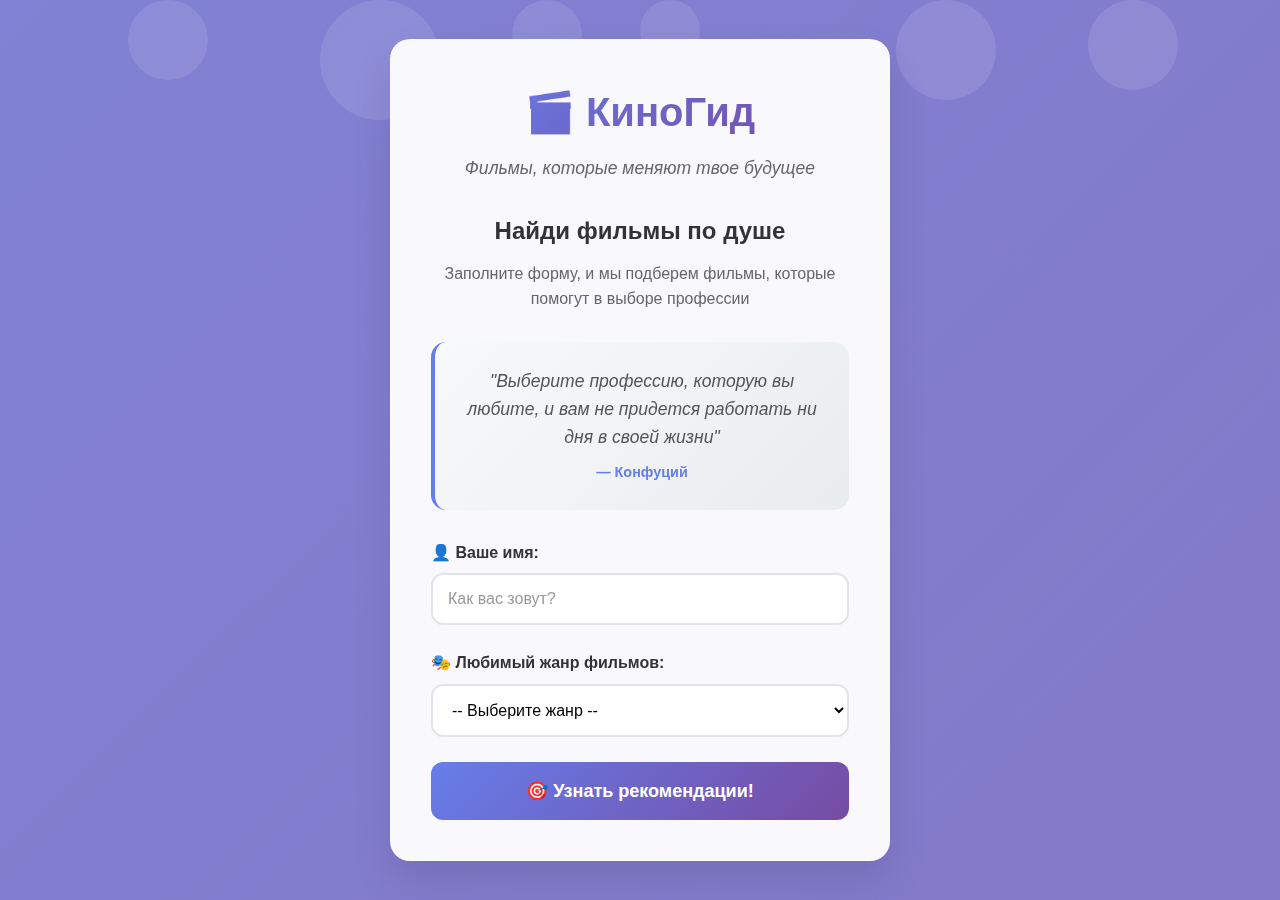
<file: index.html>
<!DOCTYPE html>
<html lang="ru">
<head>
    <meta charset="UTF-8">
    <meta name="viewport" content="width=device-width, initial-scale=1.0">
    <title>КиноГид - Найди свой фильм!</title>
    <link rel="stylesheet" href="styles.css">
</head>
<body>
    <!-- Анимированные волны -->
    <div class="waves">
        <div class="wave wave-1"></div>
        <div class="wave wave-2"></div>
        <div class="wave wave-3"></div>
    </div>

    <!-- Анимированные пузырьки -->
    <div class="bubbles">
        <div class="bubble"></div>
        <div class="bubble"></div>
        <div class="bubble"></div>
        <div class="bubble"></div>
        <div class="bubble"></div>
        <div class="bubble"></div>
    </div>

    <div class="container">
        <div class="form-container">
            <div class="logo">
                <h1>🎬 КиноГид</h1>
                <p class="tagline">Фильмы, которые меняют твое будущее</p>
            </div>
            
            <div class="form-content">
                <h2>Найди фильмы по душе</h2>
                <p class="form-description">Заполните форму, и мы подберем фильмы, которые помогут в выборе профессии</p>

                <!-- Цитата о профессии -->
                <div class="quote-section">
                    <p class="quote-text">"Выберите профессию, которую вы любите, и вам не придется работать ни дня в своей жизни"</p>
                    <p class="quote-author">— Конфуций</p>
                </div>

                <form action="process.php" method="POST" class="movie-form">
                    <div class="input-group">
                        <label for="userName">👤 Ваше имя:</label>
                        <input type="text" id="userName" name="userName" required placeholder="Как вас зовут?">
                    </div>

                    <div class="input-group">
                        <label for="genre">🎭 Любимый жанр фильмов:</label>
                        <select id="genre" name="genre" required>
                            <option value="">-- Выберите жанр --</option>
                            <option value="comedy">😂 Комедия</option>
                            <option value="drama">🎭 Драма</option>
                            <option value="action">💥 Боевик</option>
                            <option value="fantasy">🧙‍♂️ Фэнтези</option>
                            <option value="horror">👻 Ужасы</option>
                            <option value="sci-fi">🚀 Научная фантастика</option>
                        </select>
                    </div>

                    <button type="submit" class="submit-btn">
                        🎯 Узнать рекомендации!
                    </button>
                </form>
            </div>
        </div>
    </div>

    <script>
        // Простая анимация появления
        document.addEventListener('DOMContentLoaded', function() {
            const form = document.querySelector('.form-container');
            form.style.opacity = '0';
            form.style.transform = 'translateY(20px)';
            
            setTimeout(() => {
                form.style.transition = 'all 0.8s ease';
                form.style.opacity = '1';
                form.style.transform = 'translateY(0)';
            }, 200);
        });
    </script>
</body>
</html>
</file>
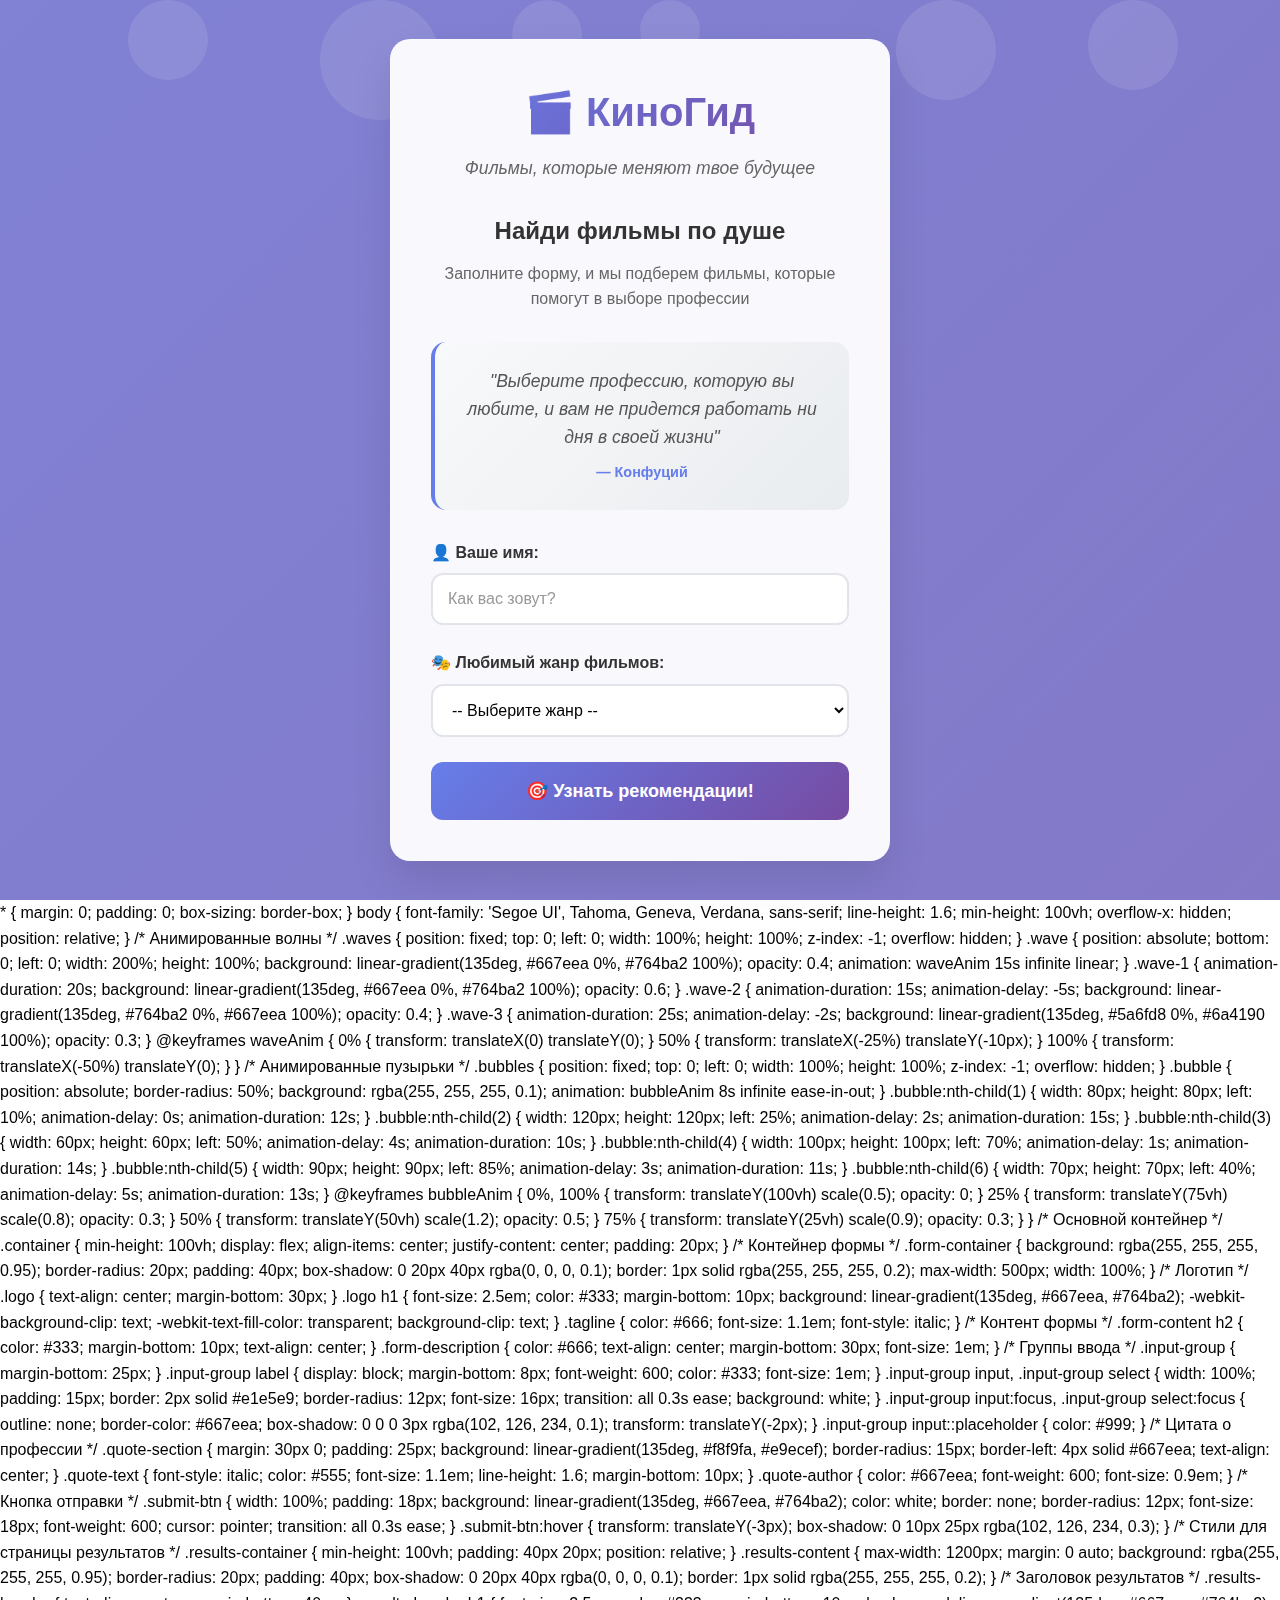
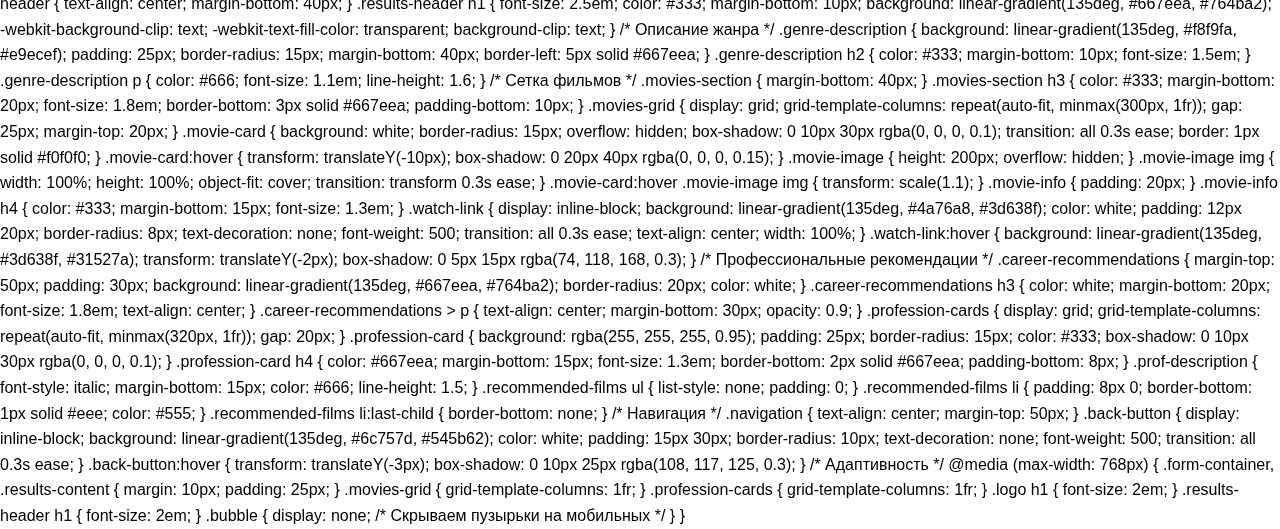
<file: demo.html>
<!DOCTYPE html>
<html lang="ru">
<head>
    <meta charset="UTF-8">
    <meta name="viewport" content="width=device-width, initial-scale=1.0">
    <title>КиноГид - Найди свой фильм!</title>
    <link rel="stylesheet" href="styles.css">
</head>
<body>
    <!-- Анимированные волны -->
    <div class="waves">
        <div class="wave wave-1"></div>
        <div class="wave wave-2"></div>
        <div class="wave wave-3"></div>
    </div>

    <!-- Анимированные пузырьки -->
    <div class="bubbles">
        <div class="bubble"></div>
        <div class="bubble"></div>
        <div class="bubble"></div>
        <div class="bubble"></div>
        <div class="bubble"></div>
        <div class="bubble"></div>
    </div>

    <div class="container">
        <div class="form-container">
            <div class="logo">
                <h1>🎬 КиноГид</h1>
                <p class="tagline">Фильмы, которые меняют твое будущее</p>
            </div>
            
            <div class="form-content">
                <h2>Найди фильмы по душе</h2>
                <p class="form-description">Заполните форму, и мы подберем фильмы, которые помогут в выборе профессии</p>

                <!-- Цитата о профессии -->
                <div class="quote-section">
                    <p class="quote-text">"Выберите профессию, которую вы любите, и вам не придется работать ни дня в своей жизни"</p>
                    <p class="quote-author">— Конфуций</p>
                </div>

                <form action="process.php" method="POST" class="movie-form">
                    <div class="input-group">
                        <label for="userName">👤 Ваше имя:</label>
                        <input type="text" id="userName" name="userName" required placeholder="Как вас зовут?">
                    </div>

                    <div class="input-group">
                        <label for="genre">🎭 Любимый жанр фильмов:</label>
                        <select id="genre" name="genre" required>
                            <option value="">-- Выберите жанр --</option>
                            <option value="comedy">😂 Комедия</option>
                            <option value="drama">🎭 Драма</option>
                            <option value="action">💥 Боевик</option>
                            <option value="fantasy">🧙‍♂️ Фэнтези</option>
                            <option value="horror">👻 Ужасы</option>
                            <option value="sci-fi">🚀 Научная фантастика</option>
                        </select>
                    </div>

                    <button type="submit" class="submit-btn">
                        🎯 Узнать рекомендации!
                    </button>
                </form>
            </div>
        </div>
    </div>

    <script>
        // Простая анимация появления
        document.addEventListener('DOMContentLoaded', function() {
            const form = document.querySelector('.form-container');
            form.style.opacity = '0';
            form.style.transform = 'translateY(20px)';
            
            setTimeout(() => {
                form.style.transition = 'all 0.8s ease';
                form.style.opacity = '1';
                form.style.transform = 'translateY(0)';
            }, 200);
        });
    </script>
</body>

  * {
    margin: 0;
    padding: 0;
    box-sizing: border-box;
}

body {
    font-family: 'Segoe UI', Tahoma, Geneva, Verdana, sans-serif;
    line-height: 1.6;
    min-height: 100vh;
    overflow-x: hidden;
    position: relative;
}

/* Анимированные волны */
.waves {
    position: fixed;
    top: 0;
    left: 0;
    width: 100%;
    height: 100%;
    z-index: -1;
    overflow: hidden;
}

.wave {
    position: absolute;
    bottom: 0;
    left: 0;
    width: 200%;
    height: 100%;
    background: linear-gradient(135deg, #667eea 0%, #764ba2 100%);
    opacity: 0.4;
    animation: waveAnim 15s infinite linear;
}

.wave-1 {
    animation-duration: 20s;
    background: linear-gradient(135deg, #667eea 0%, #764ba2 100%);
    opacity: 0.6;
}

.wave-2 {
    animation-duration: 15s;
    animation-delay: -5s;
    background: linear-gradient(135deg, #764ba2 0%, #667eea 100%);
    opacity: 0.4;
}

.wave-3 {
    animation-duration: 25s;
    animation-delay: -2s;
    background: linear-gradient(135deg, #5a6fd8 0%, #6a4190 100%);
    opacity: 0.3;
}

@keyframes waveAnim {
    0% {
        transform: translateX(0) translateY(0);
    }
    50% {
        transform: translateX(-25%) translateY(-10px);
    }
    100% {
        transform: translateX(-50%) translateY(0);
    }
}

/* Анимированные пузырьки */
.bubbles {
    position: fixed;
    top: 0;
    left: 0;
    width: 100%;
    height: 100%;
    z-index: -1;
    overflow: hidden;
}

.bubble {
    position: absolute;
    border-radius: 50%;
    background: rgba(255, 255, 255, 0.1);
    animation: bubbleAnim 8s infinite ease-in-out;
}

.bubble:nth-child(1) {
    width: 80px;
    height: 80px;
    left: 10%;
    animation-delay: 0s;
    animation-duration: 12s;
}

.bubble:nth-child(2) {
    width: 120px;
    height: 120px;
    left: 25%;
    animation-delay: 2s;
    animation-duration: 15s;
}

.bubble:nth-child(3) {
    width: 60px;
    height: 60px;
    left: 50%;
    animation-delay: 4s;
    animation-duration: 10s;
}

.bubble:nth-child(4) {
    width: 100px;
    height: 100px;
    left: 70%;
    animation-delay: 1s;
    animation-duration: 14s;
}

.bubble:nth-child(5) {
    width: 90px;
    height: 90px;
    left: 85%;
    animation-delay: 3s;
    animation-duration: 11s;
}

.bubble:nth-child(6) {
    width: 70px;
    height: 70px;
    left: 40%;
    animation-delay: 5s;
    animation-duration: 13s;
}

@keyframes bubbleAnim {
    0%, 100% {
        transform: translateY(100vh) scale(0.5);
        opacity: 0;
    }
    25% {
        transform: translateY(75vh) scale(0.8);
        opacity: 0.3;
    }
    50% {
        transform: translateY(50vh) scale(1.2);
        opacity: 0.5;
    }
    75% {
        transform: translateY(25vh) scale(0.9);
        opacity: 0.3;
    }
}

/* Основной контейнер */
.container {
    min-height: 100vh;
    display: flex;
    align-items: center;
    justify-content: center;
    padding: 20px;
}

/* Контейнер формы */
.form-container {
    background: rgba(255, 255, 255, 0.95);
    border-radius: 20px;
    padding: 40px;
    box-shadow: 0 20px 40px rgba(0, 0, 0, 0.1);
    border: 1px solid rgba(255, 255, 255, 0.2);
    max-width: 500px;
    width: 100%;
}

/* Логотип */
.logo {
    text-align: center;
    margin-bottom: 30px;
}

.logo h1 {
    font-size: 2.5em;
    color: #333;
    margin-bottom: 10px;
    background: linear-gradient(135deg, #667eea, #764ba2);
    -webkit-background-clip: text;
    -webkit-text-fill-color: transparent;
    background-clip: text;
}

.tagline {
    color: #666;
    font-size: 1.1em;
    font-style: italic;
}

/* Контент формы */
.form-content h2 {
    color: #333;
    margin-bottom: 10px;
    text-align: center;
}

.form-description {
    color: #666;
    text-align: center;
    margin-bottom: 30px;
    font-size: 1em;
}

/* Группы ввода */
.input-group {
    margin-bottom: 25px;
}

.input-group label {
    display: block;
    margin-bottom: 8px;
    font-weight: 600;
    color: #333;
    font-size: 1em;
}

.input-group input,
.input-group select {
    width: 100%;
    padding: 15px;
    border: 2px solid #e1e5e9;
    border-radius: 12px;
    font-size: 16px;
    transition: all 0.3s ease;
    background: white;
}

.input-group input:focus,
.input-group select:focus {
    outline: none;
    border-color: #667eea;
    box-shadow: 0 0 0 3px rgba(102, 126, 234, 0.1);
    transform: translateY(-2px);
}

.input-group input::placeholder {
    color: #999;
}

/* Цитата о профессии */
.quote-section {
    margin: 30px 0;
    padding: 25px;
    background: linear-gradient(135deg, #f8f9fa, #e9ecef);
    border-radius: 15px;
    border-left: 4px solid #667eea;
    text-align: center;
}

.quote-text {
    font-style: italic;
    color: #555;
    font-size: 1.1em;
    line-height: 1.6;
    margin-bottom: 10px;
}

.quote-author {
    color: #667eea;
    font-weight: 600;
    font-size: 0.9em;
}

/* Кнопка отправки */
.submit-btn {
    width: 100%;
    padding: 18px;
    background: linear-gradient(135deg, #667eea, #764ba2);
    color: white;
    border: none;
    border-radius: 12px;
    font-size: 18px;
    font-weight: 600;
    cursor: pointer;
    transition: all 0.3s ease;
}

.submit-btn:hover {
    transform: translateY(-3px);
    box-shadow: 0 10px 25px rgba(102, 126, 234, 0.3);
}

/* Стили для страницы результатов */
.results-container {
    min-height: 100vh;
    padding: 40px 20px;
    position: relative;
}

.results-content {
    max-width: 1200px;
    margin: 0 auto;
    background: rgba(255, 255, 255, 0.95);
    border-radius: 20px;
    padding: 40px;
    box-shadow: 0 20px 40px rgba(0, 0, 0, 0.1);
    border: 1px solid rgba(255, 255, 255, 0.2);
}

/* Заголовок результатов */
.results-header {
    text-align: center;
    margin-bottom: 40px;
}

.results-header h1 {
    font-size: 2.5em;
    color: #333;
    margin-bottom: 10px;
    background: linear-gradient(135deg, #667eea, #764ba2);
    -webkit-background-clip: text;
    -webkit-text-fill-color: transparent;
    background-clip: text;
}

/* Описание жанра */
.genre-description {
    background: linear-gradient(135deg, #f8f9fa, #e9ecef);
    padding: 25px;
    border-radius: 15px;
    margin-bottom: 40px;
    border-left: 5px solid #667eea;
}

.genre-description h2 {
    color: #333;
    margin-bottom: 10px;
    font-size: 1.5em;
}

.genre-description p {
    color: #666;
    font-size: 1.1em;
    line-height: 1.6;
}

/* Сетка фильмов */
.movies-section {
    margin-bottom: 40px;
}

.movies-section h3 {
    color: #333;
    margin-bottom: 20px;
    font-size: 1.8em;
    border-bottom: 3px solid #667eea;
    padding-bottom: 10px;
}

.movies-grid {
    display: grid;
    grid-template-columns: repeat(auto-fit, minmax(300px, 1fr));
    gap: 25px;
    margin-top: 20px;
}

.movie-card {
    background: white;
    border-radius: 15px;
    overflow: hidden;
    box-shadow: 0 10px 30px rgba(0, 0, 0, 0.1);
    transition: all 0.3s ease;
    border: 1px solid #f0f0f0;
}

.movie-card:hover {
    transform: translateY(-10px);
    box-shadow: 0 20px 40px rgba(0, 0, 0, 0.15);
}

.movie-image {
    height: 200px;
    overflow: hidden;
}

.movie-image img {
    width: 100%;
    height: 100%;
    object-fit: cover;
    transition: transform 0.3s ease;
}

.movie-card:hover .movie-image img {
    transform: scale(1.1);
}

.movie-info {
    padding: 20px;
}

.movie-info h4 {
    color: #333;
    margin-bottom: 15px;
    font-size: 1.3em;
}

.watch-link {
    display: inline-block;
    background: linear-gradient(135deg, #4a76a8, #3d638f);
    color: white;
    padding: 12px 20px;
    border-radius: 8px;
    text-decoration: none;
    font-weight: 500;
    transition: all 0.3s ease;
    text-align: center;
    width: 100%;
}

.watch-link:hover {
    background: linear-gradient(135deg, #3d638f, #31527a);
    transform: translateY(-2px);
    box-shadow: 0 5px 15px rgba(74, 118, 168, 0.3);
}

/* Профессиональные рекомендации */
.career-recommendations {
    margin-top: 50px;
    padding: 30px;
    background: linear-gradient(135deg, #667eea, #764ba2);
    border-radius: 20px;
    color: white;
}

.career-recommendations h3 {
    color: white;
    margin-bottom: 20px;
    font-size: 1.8em;
    text-align: center;
}

.career-recommendations > p {
    text-align: center;
    margin-bottom: 30px;
    opacity: 0.9;
}

.profession-cards {
    display: grid;
    grid-template-columns: repeat(auto-fit, minmax(320px, 1fr));
    gap: 20px;
}

.profession-card {
    background: rgba(255, 255, 255, 0.95);
    padding: 25px;
    border-radius: 15px;
    color: #333;
    box-shadow: 0 10px 30px rgba(0, 0, 0, 0.1);
}

.profession-card h4 {
    color: #667eea;
    margin-bottom: 15px;
    font-size: 1.3em;
    border-bottom: 2px solid #667eea;
    padding-bottom: 8px;
}

.prof-description {
    font-style: italic;
    margin-bottom: 15px;
    color: #666;
    line-height: 1.5;
}

.recommended-films ul {
    list-style: none;
    padding: 0;
}

.recommended-films li {
    padding: 8px 0;
    border-bottom: 1px solid #eee;
    color: #555;
}

.recommended-films li:last-child {
    border-bottom: none;
}

/* Навигация */
.navigation {
    text-align: center;
    margin-top: 50px;
}

.back-button {
    display: inline-block;
    background: linear-gradient(135deg, #6c757d, #545b62);
    color: white;
    padding: 15px 30px;
    border-radius: 10px;
    text-decoration: none;
    font-weight: 500;
    transition: all 0.3s ease;
}

.back-button:hover {
    transform: translateY(-3px);
    box-shadow: 0 10px 25px rgba(108, 117, 125, 0.3);
}

/* Адаптивность */
@media (max-width: 768px) {
    .form-container,
    .results-content {
        margin: 10px;
        padding: 25px;
    }
    
    .movies-grid {
        grid-template-columns: 1fr;
    }
    
    .profession-cards {
        grid-template-columns: 1fr;
    }
    
    .logo h1 {
        font-size: 2em;
    }
    
    .results-header h1 {
        font-size: 2em;
    }
    
    .bubble {
        display: none; /* Скрываем пузырьки на мобильных */
    }
}

  
</html>
</file>
<file: styles.css>
* {
    margin: 0;
    padding: 0;
    box-sizing: border-box;
}

body {
    font-family: 'Segoe UI', Tahoma, Geneva, Verdana, sans-serif;
    line-height: 1.6;
    min-height: 100vh;
    overflow-x: hidden;
    position: relative;
}

/* Анимированные волны */
.waves {
    position: fixed;
    top: 0;
    left: 0;
    width: 100%;
    height: 100%;
    z-index: -1;
    overflow: hidden;
}

.wave {
    position: absolute;
    bottom: 0;
    left: 0;
    width: 200%;
    height: 100%;
    background: linear-gradient(135deg, #667eea 0%, #764ba2 100%);
    opacity: 0.4;
    animation: waveAnim 15s infinite linear;
}

.wave-1 {
    animation-duration: 20s;
    background: linear-gradient(135deg, #667eea 0%, #764ba2 100%);
    opacity: 0.6;
}

.wave-2 {
    animation-duration: 15s;
    animation-delay: -5s;
    background: linear-gradient(135deg, #764ba2 0%, #667eea 100%);
    opacity: 0.4;
}

.wave-3 {
    animation-duration: 25s;
    animation-delay: -2s;
    background: linear-gradient(135deg, #5a6fd8 0%, #6a4190 100%);
    opacity: 0.3;
}

@keyframes waveAnim {
    0% {
        transform: translateX(0) translateY(0);
    }
    50% {
        transform: translateX(-25%) translateY(-10px);
    }
    100% {
        transform: translateX(-50%) translateY(0);
    }
}

/* Анимированные пузырьки */
.bubbles {
    position: fixed;
    top: 0;
    left: 0;
    width: 100%;
    height: 100%;
    z-index: -1;
    overflow: hidden;
}

.bubble {
    position: absolute;
    border-radius: 50%;
    background: rgba(255, 255, 255, 0.1);
    animation: bubbleAnim 8s infinite ease-in-out;
}

.bubble:nth-child(1) {
    width: 80px;
    height: 80px;
    left: 10%;
    animation-delay: 0s;
    animation-duration: 12s;
}

.bubble:nth-child(2) {
    width: 120px;
    height: 120px;
    left: 25%;
    animation-delay: 2s;
    animation-duration: 15s;
}

.bubble:nth-child(3) {
    width: 60px;
    height: 60px;
    left: 50%;
    animation-delay: 4s;
    animation-duration: 10s;
}

.bubble:nth-child(4) {
    width: 100px;
    height: 100px;
    left: 70%;
    animation-delay: 1s;
    animation-duration: 14s;
}

.bubble:nth-child(5) {
    width: 90px;
    height: 90px;
    left: 85%;
    animation-delay: 3s;
    animation-duration: 11s;
}

.bubble:nth-child(6) {
    width: 70px;
    height: 70px;
    left: 40%;
    animation-delay: 5s;
    animation-duration: 13s;
}

@keyframes bubbleAnim {
    0%, 100% {
        transform: translateY(100vh) scale(0.5);
        opacity: 0;
    }
    25% {
        transform: translateY(75vh) scale(0.8);
        opacity: 0.3;
    }
    50% {
        transform: translateY(50vh) scale(1.2);
        opacity: 0.5;
    }
    75% {
        transform: translateY(25vh) scale(0.9);
        opacity: 0.3;
    }
}

/* Основной контейнер */
.container {
    min-height: 100vh;
    display: flex;
    align-items: center;
    justify-content: center;
    padding: 20px;
}

/* Контейнер формы */
.form-container {
    background: rgba(255, 255, 255, 0.95);
    border-radius: 20px;
    padding: 40px;
    box-shadow: 0 20px 40px rgba(0, 0, 0, 0.1);
    border: 1px solid rgba(255, 255, 255, 0.2);
    max-width: 500px;
    width: 100%;
}

/* Логотип */
.logo {
    text-align: center;
    margin-bottom: 30px;
}

.logo h1 {
    font-size: 2.5em;
    color: #333;
    margin-bottom: 10px;
    background: linear-gradient(135deg, #667eea, #764ba2);
    -webkit-background-clip: text;
    -webkit-text-fill-color: transparent;
    background-clip: text;
}

.tagline {
    color: #666;
    font-size: 1.1em;
    font-style: italic;
}

/* Контент формы */
.form-content h2 {
    color: #333;
    margin-bottom: 10px;
    text-align: center;
}

.form-description {
    color: #666;
    text-align: center;
    margin-bottom: 30px;
    font-size: 1em;
}

/* Группы ввода */
.input-group {
    margin-bottom: 25px;
}

.input-group label {
    display: block;
    margin-bottom: 8px;
    font-weight: 600;
    color: #333;
    font-size: 1em;
}

.input-group input,
.input-group select {
    width: 100%;
    padding: 15px;
    border: 2px solid #e1e5e9;
    border-radius: 12px;
    font-size: 16px;
    transition: all 0.3s ease;
    background: white;
}

.input-group input:focus,
.input-group select:focus {
    outline: none;
    border-color: #667eea;
    box-shadow: 0 0 0 3px rgba(102, 126, 234, 0.1);
    transform: translateY(-2px);
}

.input-group input::placeholder {
    color: #999;
}

/* Цитата о профессии */
.quote-section {
    margin: 30px 0;
    padding: 25px;
    background: linear-gradient(135deg, #f8f9fa, #e9ecef);
    border-radius: 15px;
    border-left: 4px solid #667eea;
    text-align: center;
}

.quote-text {
    font-style: italic;
    color: #555;
    font-size: 1.1em;
    line-height: 1.6;
    margin-bottom: 10px;
}

.quote-author {
    color: #667eea;
    font-weight: 600;
    font-size: 0.9em;
}

/* Кнопка отправки */
.submit-btn {
    width: 100%;
    padding: 18px;
    background: linear-gradient(135deg, #667eea, #764ba2);
    color: white;
    border: none;
    border-radius: 12px;
    font-size: 18px;
    font-weight: 600;
    cursor: pointer;
    transition: all 0.3s ease;
}

.submit-btn:hover {
    transform: translateY(-3px);
    box-shadow: 0 10px 25px rgba(102, 126, 234, 0.3);
}

/* Стили для страницы результатов */
.results-container {
    min-height: 100vh;
    padding: 40px 20px;
    position: relative;
}

.results-content {
    max-width: 1200px;
    margin: 0 auto;
    background: rgba(255, 255, 255, 0.95);
    border-radius: 20px;
    padding: 40px;
    box-shadow: 0 20px 40px rgba(0, 0, 0, 0.1);
    border: 1px solid rgba(255, 255, 255, 0.2);
}

/* Заголовок результатов */
.results-header {
    text-align: center;
    margin-bottom: 40px;
}

.results-header h1 {
    font-size: 2.5em;
    color: #333;
    margin-bottom: 10px;
    background: linear-gradient(135deg, #667eea, #764ba2);
    -webkit-background-clip: text;
    -webkit-text-fill-color: transparent;
    background-clip: text;
}

/* Описание жанра */
.genre-description {
    background: linear-gradient(135deg, #f8f9fa, #e9ecef);
    padding: 25px;
    border-radius: 15px;
    margin-bottom: 40px;
    border-left: 5px solid #667eea;
}

.genre-description h2 {
    color: #333;
    margin-bottom: 10px;
    font-size: 1.5em;
}

.genre-description p {
    color: #666;
    font-size: 1.1em;
    line-height: 1.6;
}

/* Сетка фильмов */
.movies-section {
    margin-bottom: 40px;
}

.movies-section h3 {
    color: #333;
    margin-bottom: 20px;
    font-size: 1.8em;
    border-bottom: 3px solid #667eea;
    padding-bottom: 10px;
}

.movies-grid {
    display: grid;
    grid-template-columns: repeat(auto-fit, minmax(300px, 1fr));
    gap: 25px;
    margin-top: 20px;
}

.movie-card {
    background: white;
    border-radius: 15px;
    overflow: hidden;
    box-shadow: 0 10px 30px rgba(0, 0, 0, 0.1);
    transition: all 0.3s ease;
    border: 1px solid #f0f0f0;
}

.movie-card:hover {
    transform: translateY(-10px);
    box-shadow: 0 20px 40px rgba(0, 0, 0, 0.15);
}

.movie-image {
    height: 200px;
    overflow: hidden;
}

.movie-image img {
    width: 100%;
    height: 100%;
    object-fit: cover;
    transition: transform 0.3s ease;
}

.movie-card:hover .movie-image img {
    transform: scale(1.1);
}

.movie-info {
    padding: 20px;
}

.movie-info h4 {
    color: #333;
    margin-bottom: 15px;
    font-size: 1.3em;
}

.watch-link {
    display: inline-block;
    background: linear-gradient(135deg, #4a76a8, #3d638f);
    color: white;
    padding: 12px 20px;
    border-radius: 8px;
    text-decoration: none;
    font-weight: 500;
    transition: all 0.3s ease;
    text-align: center;
    width: 100%;
}

.watch-link:hover {
    background: linear-gradient(135deg, #3d638f, #31527a);
    transform: translateY(-2px);
    box-shadow: 0 5px 15px rgba(74, 118, 168, 0.3);
}

/* Профессиональные рекомендации */
.career-recommendations {
    margin-top: 50px;
    padding: 30px;
    background: linear-gradient(135deg, #667eea, #764ba2);
    border-radius: 20px;
    color: white;
}

.career-recommendations h3 {
    color: white;
    margin-bottom: 20px;
    font-size: 1.8em;
    text-align: center;
}

.career-recommendations > p {
    text-align: center;
    margin-bottom: 30px;
    opacity: 0.9;
}

.profession-cards {
    display: grid;
    grid-template-columns: repeat(auto-fit, minmax(320px, 1fr));
    gap: 20px;
}

.profession-card {
    background: rgba(255, 255, 255, 0.95);
    padding: 25px;
    border-radius: 15px;
    color: #333;
    box-shadow: 0 10px 30px rgba(0, 0, 0, 0.1);
}

.profession-card h4 {
    color: #667eea;
    margin-bottom: 15px;
    font-size: 1.3em;
    border-bottom: 2px solid #667eea;
    padding-bottom: 8px;
}

.prof-description {
    font-style: italic;
    margin-bottom: 15px;
    color: #666;
    line-height: 1.5;
}

.recommended-films ul {
    list-style: none;
    padding: 0;
}

.recommended-films li {
    padding: 8px 0;
    border-bottom: 1px solid #eee;
    color: #555;
}

.recommended-films li:last-child {
    border-bottom: none;
}

/* Навигация */
.navigation {
    text-align: center;
    margin-top: 50px;
}

.back-button {
    display: inline-block;
    background: linear-gradient(135deg, #6c757d, #545b62);
    color: white;
    padding: 15px 30px;
    border-radius: 10px;
    text-decoration: none;
    font-weight: 500;
    transition: all 0.3s ease;
}

.back-button:hover {
    transform: translateY(-3px);
    box-shadow: 0 10px 25px rgba(108, 117, 125, 0.3);
}

/* Адаптивность */
@media (max-width: 768px) {
    .form-container,
    .results-content {
        margin: 10px;
        padding: 25px;
    }
    
    .movies-grid {
        grid-template-columns: 1fr;
    }
    
    .profession-cards {
        grid-template-columns: 1fr;
    }
    
    .logo h1 {
        font-size: 2em;
    }
    
    .results-header h1 {
        font-size: 2em;
    }
    
    .bubble {
        display: none; /* Скрываем пузырьки на мобильных */
    }
}
</file>
